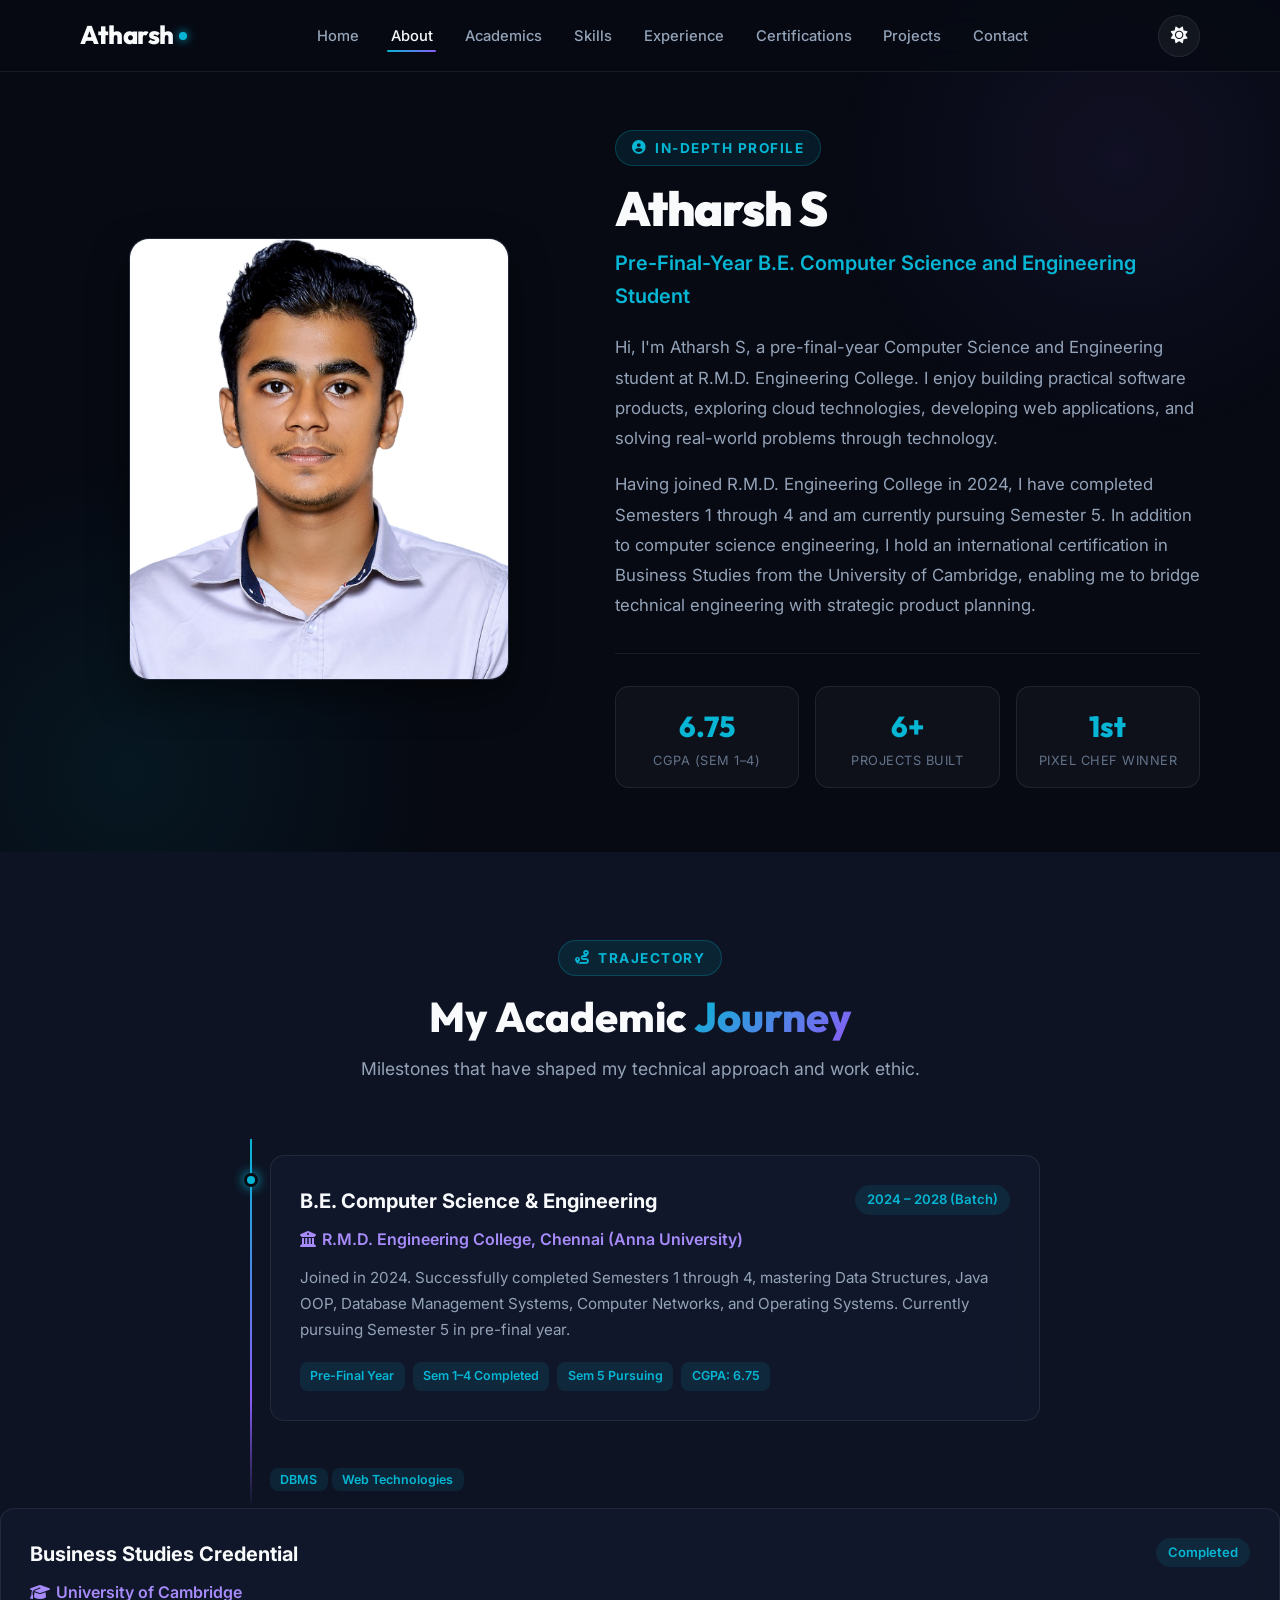
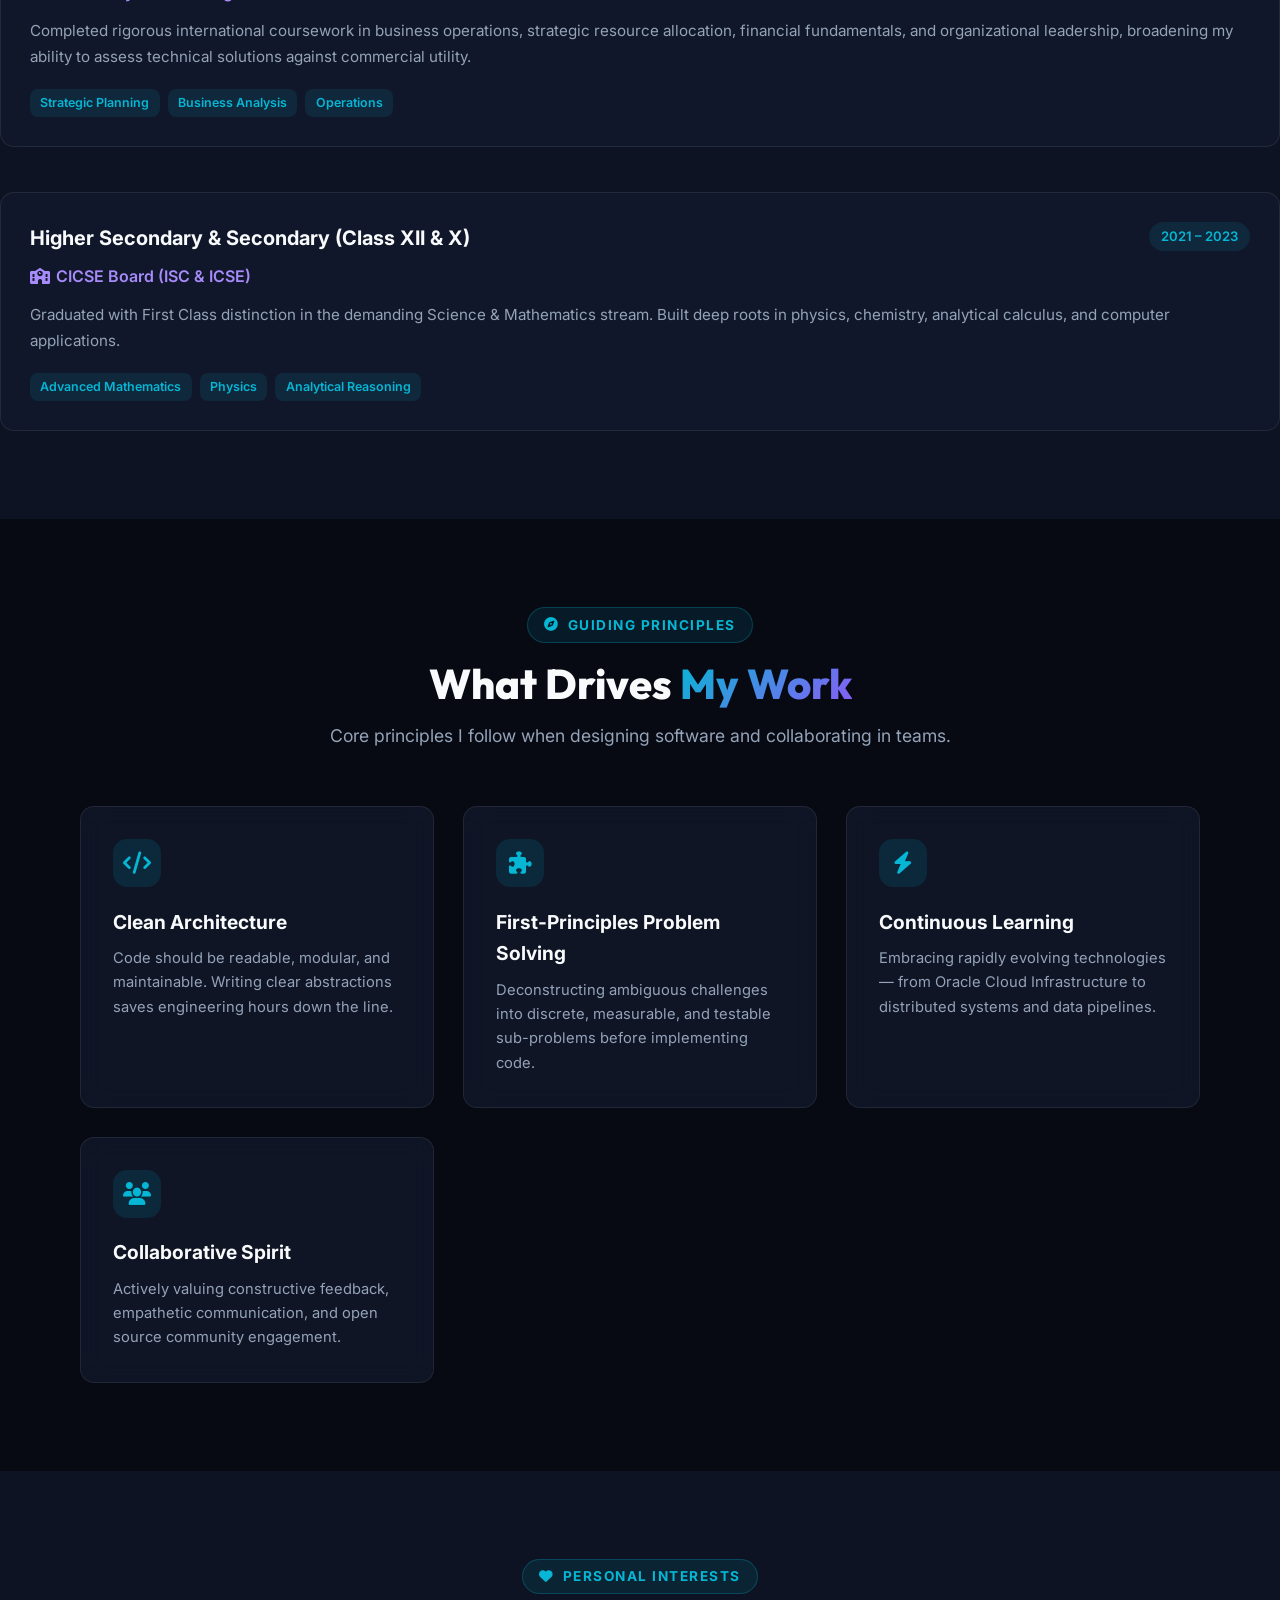
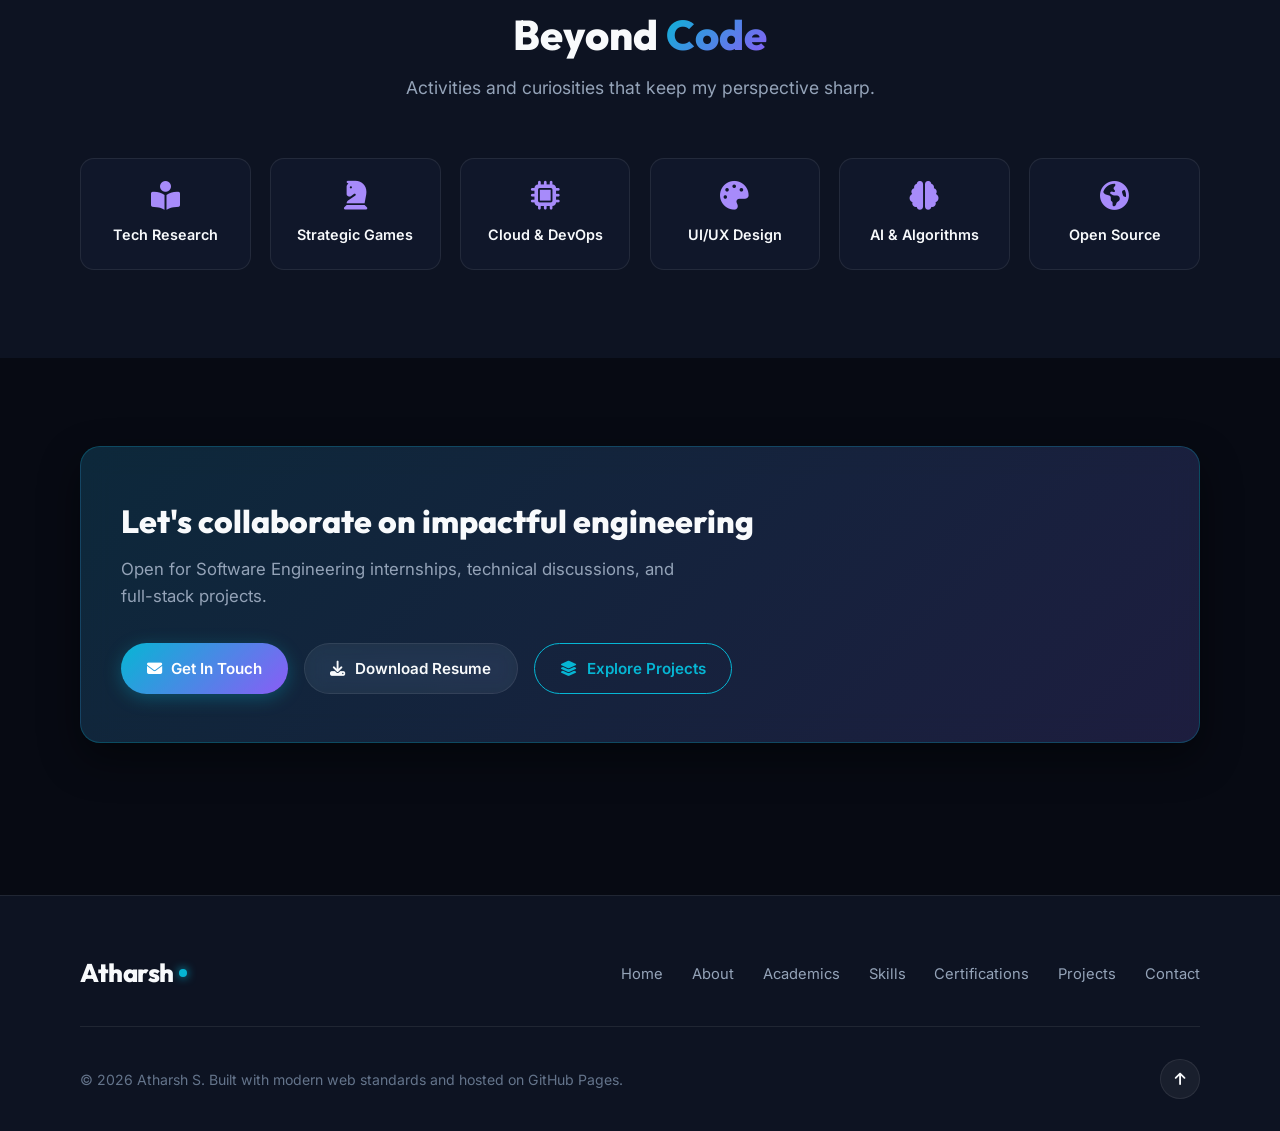
<file: about.html>
<!DOCTYPE html>
<html lang="en" data-theme="dark">

<head>
  <meta charset="UTF-8">
  <meta name="viewport" content="width=device-width, initial-scale=1.0">
  <title>About Atharsh S — Engineering Journey &amp; Philosophy</title>

  <meta name="description" content="Discover the academic journey, philosophy, and background of Atharsh S — 2nd-year B.E. Computer Science student at R.M.D. Engineering College and Cambridge Business Studies alumnus.">
  <meta name="keywords" content="Atharsh S, About Atharsh, RMD Engineering College, Cambridge Business Studies, Computer Science Student, Philosophy, Journey">
  <meta name="author" content="Atharsh S">

  <!-- Open Graph -->
  <meta property="og:title" content="About Atharsh S — Engineering Journey &amp; Philosophy">
  <meta property="og:description" content="Computer Science &amp; Engineering student at R.M.D. Engineering College. Cambridge Business Studies certification holder.">
  <meta property="og:image" content="profile.jpg.JPG">

  <!-- Favicon -->
  <link rel="icon" type="image/svg+xml" href="favicon.svg">
  <link rel="alternate icon" href="profile.jpg.JPG">

  <!-- Google Fonts -->
  <link rel="preconnect" href="https://fonts.googleapis.com">
  <link rel="preconnect" href="https://fonts.gstatic.com" crossorigin>
  <link href="https://fonts.googleapis.com/css2?family=Inter:wght@300;400;500;600;700;800&family=Outfit:wght@500;600;700;800;900&display=swap" rel="stylesheet">

  <!-- Font Awesome 6 Icons -->
  <link rel="stylesheet" href="https://cdnjs.cloudflare.com/ajax/libs/font-awesome/6.5.1/css/all.min.css">

  <!-- Stylesheets -->
  <link rel="stylesheet" href="style.css">
  <link rel="stylesheet" href="about.css">
</head>

<body>
  <!-- ========================================================================
       STICKY NAVIGATION BAR
       ======================================================================== -->
  <header class="site-header" id="site-header">
    <div class="container">
      <nav class="navbar" aria-label="Main Navigation">
        <a href="index.html" class="brand-logo" aria-label="Atharsh S Homepage">
          Atharsh<span class="dot"></span>
        </a>

        <!-- Desktop Menu -->
        <ul class="nav-menu" id="nav-menu">
          <li><a href="index.html#hero" class="nav-link">Home</a></li>
          <li><a href="about.html" class="nav-link active">About</a></li>
          <li><a href="index.html#academics" class="nav-link">Academics</a></li>
          <li><a href="index.html#skills" class="nav-link">Skills</a></li>
          <li><a href="index.html#experience" class="nav-link">Experience</a></li>
          <li><a href="index.html#certifications" class="nav-link">Certifications</a></li>
          <li><a href="index.html#projects" class="nav-link">Projects</a></li>
          <li><a href="index.html#contact" class="nav-link">Contact</a></li>
        </ul>

        <!-- Action Items (Theme Toggle & Mobile Menu) -->
        <div class="nav-actions">
          <button id="theme-toggle-btn" class="theme-toggle-btn" aria-label="Toggle light/dark theme" title="Toggle Theme">
            <i class="fas fa-sun"></i>
          </button>
          <button id="hamburger-btn" class="hamburger-btn" aria-label="Open mobile navigation menu" aria-expanded="false">
            <i class="fas fa-bars"></i>
          </button>
        </div>
      </nav>
    </div>
  </header>

  <main>
    <!-- About Hero Section -->
    <section class="section about-page-hero">
      <div class="container">
        <div class="about-hero-grid">
          <div class="about-profile-frame">
            <img src="profile.jpg.JPG" alt="Atharsh S" width="380" height="440">
          </div>

          <div>
            <span class="section-badge"><i class="fas fa-user-circle"></i> In-Depth Profile</span>
            <h1 class="hero-title" style="font-size: 3rem; margin-bottom: 0.8rem;">
              Atharsh <span class="gradient-text">S</span>
            </h1>
            <p style="font-size: 1.25rem; font-weight: 600; color: var(--accent-cyan); margin-bottom: 1.2rem;">
              Pre-Final-Year B.E. Computer Science and Engineering Student
            </p>
            <p style="color: var(--text-secondary); line-height: 1.8; margin-bottom: 1rem; font-size: 1.05rem;">
              Hi, I'm Atharsh S, a pre-final-year Computer Science and Engineering student at R.M.D. Engineering College. I enjoy building practical software products, exploring cloud technologies, developing web applications, and solving real-world problems through technology.
            </p>
            <p style="color: var(--text-secondary); line-height: 1.8; margin-bottom: 1.5rem; font-size: 1.05rem;">
              Having joined R.M.D. Engineering College in 2024, I have completed Semesters 1 through 4 and am currently pursuing Semester 5. In addition to computer science engineering, I hold an international certification in Business Studies from the University of Cambridge, enabling me to bridge technical engineering with strategic product planning.
            </p>

            <div class="about-quick-stats">
              <div class="quick-stat-box">
                <div class="quick-stat-num">6.75</div>
                <div class="quick-stat-lbl">CGPA (Sem 1–4)</div>
              </div>
              <div class="quick-stat-box">
                <div class="quick-stat-num">6+</div>
                <div class="quick-stat-lbl">Projects Built</div>
              </div>
              <div class="quick-stat-box">
                <div class="quick-stat-num">1st</div>
                <div class="quick-stat-lbl">Pixel Chef Winner</div>
              </div>
            </div>
          </div>
        </div>
      </div>
    </section>

    <!-- Academic Journey Timeline -->
    <section class="section" style="background: var(--bg-secondary);">
      <div class="container">
        <div class="section-header">
          <span class="section-badge"><i class="fas fa-route"></i> Trajectory</span>
          <h2 class="section-title">My Academic <span class="gradient-text">Journey</span></h2>
          <p class="section-subtitle">Milestones that have shaped my technical approach and work ethic.</p>
        </div>

        <div class="timeline-vertical" style="max-width: 800px;">
          <!-- Milestone 1 -->
          <div class="timeline-item-v">
            <div class="timeline-bullet-v"></div>
            <div class="timeline-content-v">
              <div class="timeline-top-row">
                <h3>B.E. Computer Science &amp; Engineering</h3>
                <span class="timeline-date-tag">2024 – 2028 (Batch)</span>
              </div>
              <div class="timeline-org">
                <i class="fas fa-university"></i> R.M.D. Engineering College, Chennai (Anna University)
              </div>
              <p class="timeline-desc">
                Joined in 2024. Successfully completed Semesters 1 through 4, mastering Data Structures, Java OOP, Database Management Systems, Computer Networks, and Operating Systems. Currently pursuing Semester 5 in pre-final year.
              </p>
              <div class="timeline-tags-row">
                <span class="project-tech-tag">Pre-Final Year</span>
                <span class="project-tech-tag">Sem 1–4 Completed</span>
                <span class="project-tech-tag">Sem 5 Pursuing</span>
                <span class="project-tech-tag">CGPA: 6.75</span>
              </div>
            </div>
          </div>
                <span class="project-tech-tag">DBMS</span>
                <span class="project-tech-tag">Web Technologies</span>
              </div>
            </div>
          </div>

          <!-- Milestone 2 -->
          <div class="timeline-item-v">
            <div class="timeline-bullet-v"></div>
            <div class="timeline-content-v">
              <div class="timeline-top-row">
                <h3>Business Studies Credential</h3>
                <span class="timeline-date-tag">Completed</span>
              </div>
              <div class="timeline-org">
                <i class="fas fa-graduation-cap"></i> University of Cambridge
              </div>
              <p class="timeline-desc">
                Completed rigorous international coursework in business operations, strategic resource allocation, financial fundamentals, and organizational leadership, broadening my ability to assess technical solutions against commercial utility.
              </p>
              <div class="timeline-tags-row">
                <span class="project-tech-tag">Strategic Planning</span>
                <span class="project-tech-tag">Business Analysis</span>
                <span class="project-tech-tag">Operations</span>
              </div>
            </div>
          </div>

          <!-- Milestone 3 -->
          <div class="timeline-item-v">
            <div class="timeline-bullet-v"></div>
            <div class="timeline-content-v">
              <div class="timeline-top-row">
                <h3>Higher Secondary &amp; Secondary (Class XII &amp; X)</h3>
                <span class="timeline-date-tag">2021 – 2023</span>
              </div>
              <div class="timeline-org">
                <i class="fas fa-school"></i> CICSE Board (ISC &amp; ICSE)
              </div>
              <p class="timeline-desc">
                Graduated with First Class distinction in the demanding Science &amp; Mathematics stream. Built deep roots in physics, chemistry, analytical calculus, and computer applications.
              </p>
              <div class="timeline-tags-row">
                <span class="project-tech-tag">Advanced Mathematics</span>
                <span class="project-tech-tag">Physics</span>
                <span class="project-tech-tag">Analytical Reasoning</span>
              </div>
            </div>
          </div>
        </div>
      </div>
    </section>

    <!-- Engineering Philosophy -->
    <section class="section">
      <div class="container">
        <div class="section-header">
          <span class="section-badge"><i class="fas fa-compass"></i> Guiding Principles</span>
          <h2 class="section-title">What Drives <span class="gradient-text">My Work</span></h2>
          <p class="section-subtitle">Core principles I follow when designing software and collaborating in teams.</p>
        </div>

        <div class="philosophy-grid">
          <div class="philosophy-card">
            <div class="philosophy-icon"><i class="fas fa-code"></i></div>
            <h3>Clean Architecture</h3>
            <p>Code should be readable, modular, and maintainable. Writing clear abstractions saves engineering hours down the line.</p>
          </div>
          <div class="philosophy-card">
            <div class="philosophy-icon"><i class="fas fa-puzzle-piece"></i></div>
            <h3>First-Principles Problem Solving</h3>
            <p>Deconstructing ambiguous challenges into discrete, measurable, and testable sub-problems before implementing code.</p>
          </div>
          <div class="philosophy-card">
            <div class="philosophy-icon"><i class="fas fa-bolt"></i></div>
            <h3>Continuous Learning</h3>
            <p>Embracing rapidly evolving technologies — from Oracle Cloud Infrastructure to distributed systems and data pipelines.</p>
          </div>
          <div class="philosophy-card">
            <div class="philosophy-icon"><i class="fas fa-users"></i></div>
            <h3>Collaborative Spirit</h3>
            <p>Actively valuing constructive feedback, empathetic communication, and open source community engagement.</p>
          </div>
        </div>
      </div>
    </section>

    <!-- Beyond the Code -->
    <section class="section" style="background: var(--bg-secondary);">
      <div class="container">
        <div class="section-header">
          <span class="section-badge"><i class="fas fa-heart"></i> Personal Interests</span>
          <h2 class="section-title">Beyond <span class="gradient-text">Code</span></h2>
          <p class="section-subtitle">Activities and curiosities that keep my perspective sharp.</p>
        </div>

        <div class="interests-grid-about">
          <div class="interest-item-about">
            <i class="fas fa-book-reader"></i>
            <span>Tech Research</span>
          </div>
          <div class="interest-item-about">
            <i class="fas fa-chess-knight"></i>
            <span>Strategic Games</span>
          </div>
          <div class="interest-item-about">
            <i class="fas fa-microchip"></i>
            <span>Cloud &amp; DevOps</span>
          </div>
          <div class="interest-item-about">
            <i class="fas fa-palette"></i>
            <span>UI/UX Design</span>
          </div>
          <div class="interest-item-about">
            <i class="fas fa-brain"></i>
            <span>AI &amp; Algorithms</span>
          </div>
          <div class="interest-item-about">
            <i class="fas fa-globe-americas"></i>
            <span>Open Source</span>
          </div>
        </div>
      </div>
    </section>

    <!-- Call to Action Banner -->
    <section class="section">
      <div class="container">
        <div class="resume-cta-card">
          <div class="resume-cta-text">
            <h3>Let's collaborate on impactful engineering</h3>
            <p>Open for Software Engineering internships, technical discussions, and full-stack projects.</p>
          </div>
          <div class="resume-actions-group">
            <a href="index.html#contact" class="btn btn-primary">
              <i class="fas fa-envelope"></i> Get In Touch
            </a>
            <a href="assets/documents/resume.pdf" download="Atharsh_S_Resume.pdf" class="btn btn-secondary">
              <i class="fas fa-download"></i> Download Resume
            </a>
            <a href="index.html#projects" class="btn btn-outline">
              <i class="fas fa-layer-group"></i> Explore Projects
            </a>
          </div>
        </div>
      </div>
    </section>
  </main>

  <!-- Footer -->
  <footer class="site-footer">
    <div class="container">
      <div class="footer-top-row">
        <a href="index.html" class="brand-logo">
          Atharsh<span class="dot"></span>
        </a>
        <ul class="footer-links-list">
          <li><a href="index.html#hero">Home</a></li>
          <li><a href="about.html">About</a></li>
          <li><a href="index.html#academics">Academics</a></li>
          <li><a href="index.html#skills">Skills</a></li>
          <li><a href="index.html#certifications">Certifications</a></li>
          <li><a href="index.html#projects">Projects</a></li>
          <li><a href="index.html#contact">Contact</a></li>
        </ul>
      </div>

      <div class="footer-bottom-row">
        <p>&copy; 2026 Atharsh S. Built with modern web standards and hosted on GitHub Pages.</p>
        <a href="#site-header" class="back-to-top-btn" aria-label="Back to top" title="Scroll to top">
          <i class="fas fa-arrow-up"></i>
        </a>
      </div>
    </div>
  </footer>

  <script src="data/portfolio-data.js"></script>
  <script src="script.js"></script>
</body>

</html>
</file>
<file: style.css>
/* ==============================================================================
   ATHARSH S — PREMIUM DEVELOPER PORTFOLIO STYLES
   Design System: Deep Charcoal/Navy Surfaces, Electric-Violet & Cyan Accents
   ============================================================================== */

/* --- 1. DESIGN TOKENS & CSS CUSTOM PROPERTIES --- */
:root {
  /* Dark Mode Palette (Default) */
  --bg-primary: #070a13;
  --bg-secondary: #0d1322;
  --bg-tertiary: #131b2e;
  --surface-card: rgba(19, 27, 46, 0.7);
  --surface-card-hover: rgba(28, 39, 66, 0.85);
  --surface-card-border: rgba(255, 255, 255, 0.08);
  --surface-card-border-hover: rgba(6, 182, 212, 0.35);

  --text-primary: #f8fafc;
  --text-secondary: #94a3b8;
  --text-tertiary: #64748b;
  --text-inverse: #070a13;

  /* Accent Colors */
  --accent-cyan: #06b6d4;
  --accent-cyan-light: #22d3ee;
  --accent-cyan-glow: rgba(6, 182, 212, 0.3);

  --accent-violet: #8b5cf6;
  --accent-violet-light: #a78bfa;
  --accent-violet-glow: rgba(139, 92, 246, 0.3);

  --accent-emerald: #10b981;
  --accent-amber: #f59e0b;
  --accent-rose: #f43f5e;

  /* Gradients */
  --grad-primary: linear-gradient(135deg, var(--accent-cyan) 0%, var(--accent-violet) 100%);
  --grad-primary-hover: linear-gradient(135deg, var(--accent-cyan-light) 0%, var(--accent-violet-light) 100%);
  --grad-subtle: linear-gradient(180deg, rgba(6, 182, 212, 0.05) 0%, rgba(139, 92, 246, 0.05) 100%);
  --grad-border: linear-gradient(135deg, rgba(6, 182, 212, 0.4) 0%, rgba(139, 92, 246, 0.4) 100%);

  /* Navigation & UI Glass */
  --nav-bg: rgba(7, 10, 19, 0.82);
  --nav-border: rgba(255, 255, 255, 0.08);
  --modal-backdrop: rgba(3, 7, 18, 0.85);

  /* Shadows */
  --shadow-sm: 0 2px 8px rgba(0, 0, 0, 0.3);
  --shadow-md: 0 8px 24px rgba(0, 0, 0, 0.35);
  --shadow-lg: 0 16px 40px rgba(0, 0, 0, 0.45);
  --shadow-glow-cyan: 0 0 25px rgba(6, 182, 212, 0.25);
  --shadow-glow-violet: 0 0 25px rgba(139, 92, 246, 0.25);

  /* Typography & Layout */
  --font-main: 'Inter', -apple-system, BlinkMacSystemFont, 'Segoe UI', Roboto, sans-serif;
  --font-heading: 'Outfit', 'Inter', -apple-system, sans-serif;
  --font-code: 'JetBrains Mono', monospace;

  --transition-fast: 0.2s cubic-bezier(0.4, 0, 0.2, 1);
  --transition-normal: 0.3s cubic-bezier(0.4, 0, 0.2, 1);
  --transition-slow: 0.5s cubic-bezier(0.4, 0, 0.2, 1);
  --radius-sm: 8px;
  --radius-md: 14px;
  --radius-lg: 20px;
  --radius-full: 9999px;
}

/* Light Theme Variables */
[data-theme="light"] {
  --bg-primary: #f8fafc;
  --bg-secondary: #f1f5f9;
  --bg-tertiary: #e2e8f0;
  --surface-card: rgba(255, 255, 255, 0.85);
  --surface-card-hover: rgba(255, 255, 255, 0.98);
  --surface-card-border: rgba(0, 0, 0, 0.08);
  --surface-card-border-hover: rgba(6, 182, 212, 0.6);

  --text-primary: #0f172a;
  --text-secondary: #475569;
  --text-tertiary: #64748b;
  --text-inverse: #ffffff;

  --nav-bg: rgba(248, 250, 252, 0.88);
  --nav-border: rgba(0, 0, 0, 0.08);
  --modal-backdrop: rgba(15, 23, 42, 0.7);

  --shadow-sm: 0 2px 8px rgba(0, 0, 0, 0.05);
  --shadow-md: 0 8px 24px rgba(0, 0, 0, 0.08);
  --shadow-lg: 0 16px 40px rgba(0, 0, 0, 0.12);
  --shadow-glow-cyan: 0 0 25px rgba(6, 182, 212, 0.15);
  --shadow-glow-violet: 0 0 25px rgba(139, 92, 246, 0.15);
}

/* --- 2. RESET & BASE ELEMENTS --- */
*, *::before, *::after {
  box-sizing: border-box;
  margin: 0;
  padding: 0;
}

html {
  scroll-behavior: smooth;
  scroll-padding-top: 85px;
  font-size: 16px;
}

body {
  font-family: var(--font-main);
  background-color: var(--bg-primary);
  color: var(--text-primary);
  line-height: 1.65;
  overflow-x: hidden;
  min-height: 100vh;
  transition: background-color var(--transition-normal), color var(--transition-normal);
  position: relative;
  -webkit-font-smoothing: antialiased;
}

/* Ambient Background Lights */
body::before {
  content: '';
  position: fixed;
  top: -10vw;
  right: -10vw;
  width: 45vw;
  height: 45vw;
  background: radial-gradient(circle, rgba(139, 92, 246, 0.08) 0%, transparent 70%);
  border-radius: 50%;
  pointer-events: none;
  z-index: -1;
}

body::after {
  content: '';
  position: fixed;
  bottom: -15vw;
  left: -15vw;
  width: 50vw;
  height: 50vw;
  background: radial-gradient(circle, rgba(6, 182, 212, 0.08) 0%, transparent 70%);
  border-radius: 50%;
  pointer-events: none;
  z-index: -1;
}

img {
  max-width: 100%;
  height: auto;
  display: block;
}

a {
  text-decoration: none;
  color: inherit;
  transition: all var(--transition-fast);
}

button {
  font-family: inherit;
  cursor: pointer;
  border: none;
  background: none;
  transition: all var(--transition-fast);
}

input, textarea, select {
  font-family: inherit;
  font-size: 1rem;
}

/* Accessible focus ring */
:focus-visible {
  outline: 2px solid var(--accent-cyan);
  outline-offset: 3px;
}

/* Layout Utilities */
.container {
  width: 90%;
  max-width: 1240px;
  margin: 0 auto;
  padding: 0 1rem;
}

.section {
  padding: 5.5rem 0;
  position: relative;
}

.section-header {
  text-align: center;
  margin-bottom: 3.5rem;
  position: relative;
}

.section-badge {
  display: inline-flex;
  align-items: center;
  gap: 0.5rem;
  font-size: 0.85rem;
  font-weight: 700;
  text-transform: uppercase;
  letter-spacing: 1.5px;
  color: var(--accent-cyan);
  background: rgba(6, 182, 212, 0.1);
  border: 1px solid rgba(6, 182, 212, 0.25);
  padding: 0.35rem 1rem;
  border-radius: var(--radius-full);
  margin-bottom: 1rem;
}

.section-title {
  font-family: var(--font-heading);
  font-size: 2.6rem;
  font-weight: 800;
  color: var(--text-primary);
  line-height: 1.2;
  margin-bottom: 0.8rem;
}

.section-title .gradient-text {
  background: var(--grad-primary);
  -webkit-background-clip: text;
  -webkit-text-fill-color: transparent;
  background-clip: text;
}

.section-subtitle {
  font-size: 1.1rem;
  color: var(--text-secondary);
  max-width: 680px;
  margin: 0 auto;
}

/* --- 3. BUTTONS & BADGES --- */
.btn {
  display: inline-flex;
  align-items: center;
  justify-content: center;
  gap: 0.6rem;
  padding: 0.75rem 1.6rem;
  border-radius: var(--radius-full);
  font-size: 0.95rem;
  font-weight: 600;
  transition: all var(--transition-normal);
  white-space: nowrap;
  position: relative;
}

.btn-primary {
  background: var(--grad-primary);
  color: #ffffff;
  box-shadow: 0 4px 18px rgba(6, 182, 212, 0.3);
}

.btn-primary:hover {
  background: var(--grad-primary-hover);
  transform: translateY(-2px);
  box-shadow: 0 6px 24px rgba(139, 92, 246, 0.4);
}

.btn-secondary {
  background: rgba(255, 255, 255, 0.05);
  color: var(--text-primary);
  border: 1px solid var(--surface-card-border);
  backdrop-filter: blur(10px);
}

.btn-secondary:hover {
  background: rgba(255, 255, 255, 0.1);
  border-color: var(--accent-cyan);
  color: var(--accent-cyan);
  transform: translateY(-2px);
}

.btn-outline {
  background: transparent;
  color: var(--accent-cyan);
  border: 1.5px solid var(--accent-cyan);
}

.btn-outline:hover {
  background: var(--accent-cyan);
  color: #ffffff;
  transform: translateY(-2px);
  box-shadow: var(--shadow-glow-cyan);
}

.btn-sm {
  padding: 0.45rem 1rem;
  font-size: 0.85rem;
}

.btn-icon-only {
  width: 42px;
  height: 42px;
  padding: 0;
  border-radius: 50%;
  display: inline-flex;
  align-items: center;
  justify-content: center;
}

/* --- 4. NAVIGATION BAR --- */
.site-header {
  position: fixed;
  top: 0;
  left: 0;
  width: 100%;
  z-index: 1000;
  background: var(--nav-bg);
  backdrop-filter: blur(14px);
  -webkit-backdrop-filter: blur(14px);
  border-bottom: 1px solid var(--nav-border);
  transition: all var(--transition-normal);
}

.site-header.scrolled {
  box-shadow: var(--shadow-md);
}

.navbar {
  display: flex;
  align-items: center;
  justify-content: space-between;
  padding: 0.9rem 0;
}

.brand-logo {
  font-family: var(--font-heading);
  font-size: 1.6rem;
  font-weight: 800;
  letter-spacing: -0.5px;
  color: var(--text-primary);
  display: inline-flex;
  align-items: center;
  gap: 0.35rem;
}

.brand-logo .dot {
  width: 8px;
  height: 8px;
  border-radius: 50%;
  background: var(--accent-cyan);
  box-shadow: 0 0 10px var(--accent-cyan);
  display: inline-block;
}

.nav-menu {
  display: flex;
  align-items: center;
  list-style: none;
  gap: 1.6rem;
}

.nav-link {
  font-size: 0.92rem;
  font-weight: 500;
  color: var(--text-secondary);
  position: relative;
  padding: 0.4rem 0.2rem;
  transition: color var(--transition-fast);
}

.nav-link:hover,
.nav-link.active {
  color: var(--text-primary);
}

.nav-link::after {
  content: '';
  position: absolute;
  bottom: 0;
  left: 0;
  width: 0%;
  height: 2px;
  background: var(--grad-primary);
  border-radius: 2px;
  transition: width var(--transition-normal);
}

.nav-link:hover::after,
.nav-link.active::after {
  width: 100%;
}

.nav-actions {
  display: flex;
  align-items: center;
  gap: 0.75rem;
}

/* Theme Toggle Button */
.theme-toggle-btn {
  width: 42px;
  height: 42px;
  border-radius: 50%;
  background: rgba(255, 255, 255, 0.05);
  border: 1px solid var(--surface-card-border);
  color: var(--text-primary);
  display: flex;
  align-items: center;
  justify-content: center;
  font-size: 1.05rem;
  transition: all var(--transition-fast);
}

.theme-toggle-btn:hover {
  background: rgba(255, 255, 255, 0.12);
  border-color: var(--accent-cyan);
  color: var(--accent-cyan);
  transform: rotate(15deg);
}

/* Mobile Hamburger */
.hamburger-btn {
  display: none;
  width: 42px;
  height: 42px;
  border-radius: var(--radius-sm);
  background: rgba(255, 255, 255, 0.05);
  border: 1px solid var(--surface-card-border);
  color: var(--text-primary);
  font-size: 1.2rem;
  align-items: center;
  justify-content: center;
}

/* --- 5. HERO SECTION --- */
.hero-section {
  min-height: 100vh;
  display: flex;
  align-items: center;
  padding-top: 110px;
  padding-bottom: 5.5rem;
  position: relative;
}

.hero-grid {
  display: grid;
  grid-template-columns: 1.15fr 0.85fr;
  gap: 3.5rem;
  align-items: center;
}

.hero-content {
  max-width: 650px;
}

.hero-greeting {
  display: inline-flex;
  align-items: center;
  gap: 0.6rem;
  font-size: 0.95rem;
  font-weight: 600;
  color: var(--accent-cyan);
  margin-bottom: 0.8rem;
}

.hero-greeting .pulse-dot {
  width: 9px;
  height: 9px;
  border-radius: 50%;
  background: var(--accent-cyan);
  box-shadow: 0 0 12px var(--accent-cyan);
  animation: pulseDot 2s infinite ease-in-out;
}

@keyframes pulseDot {
  0%, 100% { transform: scale(1); opacity: 1; }
  50% { transform: scale(1.4); opacity: 0.6; }
}

.hero-title {
  font-family: var(--font-heading);
  font-size: 3.8rem;
  font-weight: 900;
  line-height: 1.1;
  letter-spacing: -1px;
  color: var(--text-primary);
  margin-bottom: 1rem;
}

.hero-roles {
  font-size: 1.5rem;
  font-weight: 600;
  color: var(--text-secondary);
  margin-bottom: 1.4rem;
  min-height: 2.2rem;
  display: flex;
  align-items: center;
  gap: 0.5rem;
}

.role-typing {
  color: var(--accent-violet-light);
  font-weight: 700;
  border-right: 2px solid var(--accent-cyan);
  white-space: nowrap;
  animation: blinkCursor 0.8s infinite;
}

@keyframes blinkCursor {
  0%, 100% { border-color: transparent; }
  50% { border-color: var(--accent-cyan); }
}

.hero-summary {
  font-size: 1.1rem;
  line-height: 1.7;
  color: var(--text-secondary);
  margin-bottom: 2.2rem;
}

.hero-cta {
  display: flex;
  flex-wrap: wrap;
  gap: 1rem;
  margin-bottom: 2.5rem;
}

.hero-socials {
  display: flex;
  align-items: center;
  gap: 1.2rem;
  padding-top: 1.5rem;
  border-top: 1px solid var(--surface-card-border);
}

.hero-socials .social-label {
  font-size: 0.85rem;
  text-transform: uppercase;
  letter-spacing: 1px;
  color: var(--text-tertiary);
  font-weight: 600;
}

.social-icon-link {
  width: 42px;
  height: 42px;
  border-radius: 50%;
  background: rgba(255, 255, 255, 0.04);
  border: 1px solid var(--surface-card-border);
  color: var(--text-secondary);
  display: inline-flex;
  align-items: center;
  justify-content: center;
  font-size: 1.1rem;
  transition: all var(--transition-fast);
}

.social-icon-link:hover {
  background: rgba(6, 182, 212, 0.15);
  border-color: var(--accent-cyan);
  color: var(--accent-cyan);
  transform: translateY(-3px);
  box-shadow: var(--shadow-glow-cyan);
}

/* Hero Image & Interactive Card */
.hero-image-wrap {
  display: flex;
  justify-content: center;
  position: relative;
}

.profile-card-glass {
  position: relative;
  width: 100%;
  max-width: 380px;
  border-radius: var(--radius-lg);
  padding: 1rem;
  background: var(--surface-card);
  backdrop-filter: blur(16px);
  border: 1px solid var(--surface-card-border);
  box-shadow: var(--shadow-lg);
  transition: transform var(--transition-normal), border-color var(--transition-normal);
}

.profile-card-glass:hover {
  border-color: var(--surface-card-border-hover);
  transform: translateY(-6px);
}

.profile-photo-container {
  width: 100%;
  height: 410px;
  border-radius: calc(var(--radius-lg) - 6px);
  overflow: hidden;
  position: relative;
}

.profile-photo-container img {
  width: 100%;
  height: 100%;
  object-fit: cover;
  object-position: center top;
  transition: transform 0.6s ease;
}

.profile-card-glass:hover .profile-photo-container img {
  transform: scale(1.04);
}

.profile-badge-float {
  position: absolute;
  bottom: 22px;
  left: 20px;
  right: 20px;
  padding: 0.9rem 1.2rem;
  background: rgba(7, 10, 19, 0.85);
  backdrop-filter: blur(12px);
  border-radius: var(--radius-md);
  border: 1px solid rgba(255, 255, 255, 0.12);
  display: flex;
  align-items: center;
  gap: 0.9rem;
  box-shadow: 0 8px 24px rgba(0, 0, 0, 0.35);
  transition: all var(--transition-normal);
}

[data-theme="light"] .profile-badge-float {
  background: rgba(255, 255, 255, 0.92);
  border: 1px solid var(--surface-card-border);
  box-shadow: var(--shadow-md);
}

[data-theme="light"] .profile-badge-text h4 {
  color: var(--text-primary);
}

[data-theme="light"] .profile-badge-text p {
  color: #0284c7;
}

.profile-badge-icon {
  width: 38px;
  height: 38px;
  border-radius: 50%;
  background: var(--grad-primary);
  color: #fff;
  display: flex;
  align-items: center;
  justify-content: center;
  font-size: 1rem;
  flex-shrink: 0;
}

.profile-badge-text h4 {
  font-size: 0.95rem;
  font-weight: 700;
  color: #fff;
}

.profile-badge-text p {
  font-size: 0.8rem;
  color: var(--accent-cyan-light);
}

.scroll-indicator {
  position: absolute;
  bottom: 25px;
  left: 50%;
  transform: translateX(-50%);
  display: flex;
  flex-direction: column;
  align-items: center;
  gap: 0.4rem;
  color: var(--text-tertiary);
  font-size: 0.8rem;
  letter-spacing: 1px;
  text-transform: uppercase;
}

.scroll-mouse {
  width: 22px;
  height: 34px;
  border: 2px solid var(--text-tertiary);
  border-radius: 12px;
  position: relative;
}

.scroll-wheel {
  width: 4px;
  height: 7px;
  background: var(--accent-cyan);
  border-radius: 2px;
  position: absolute;
  top: 6px;
  left: 50%;
  transform: translateX(-50%);
  animation: scrollWheel 2s infinite ease-in-out;
}

@keyframes scrollWheel {
  0% { transform: translate(-50%, 0); opacity: 1; }
  100% { transform: translate(-50%, 14px); opacity: 0; }
}

/* --- 6. ABOUT & EDUCATION (PHASE 4) --- */
.about-grid {
  display: grid;
  grid-template-columns: 1.1fr 0.9fr;
  gap: 3rem;
  align-items: flex-start;
}

.about-narrative {
  background: var(--surface-card);
  backdrop-filter: blur(12px);
  border: 1px solid var(--surface-card-border);
  border-radius: var(--radius-lg);
  padding: 2.5rem;
}

.about-narrative p {
  font-size: 1.05rem;
  color: var(--text-secondary);
  line-height: 1.8;
  margin-bottom: 1.4rem;
}

.about-highlights-grid {
  display: grid;
  grid-template-columns: 1fr 1fr;
  gap: 1.2rem;
  margin-top: 2rem;
  padding-top: 2rem;
  border-top: 1px solid var(--surface-card-border);
}

.highlight-box {
  padding: 1.2rem;
  background: rgba(255, 255, 255, 0.03);
  border-radius: var(--radius-md);
  border: 1px solid var(--surface-card-border);
}

.highlight-box .box-icon {
  font-size: 1.4rem;
  color: var(--accent-cyan);
  margin-bottom: 0.5rem;
}

.highlight-box h4 {
  font-size: 1rem;
  font-weight: 700;
  margin-bottom: 0.3rem;
}

.highlight-box p {
  font-size: 0.88rem;
  color: var(--text-tertiary);
  line-height: 1.5;
  margin-bottom: 0;
}

/* Education Cards Container */
.education-cards-list {
  display: flex;
  flex-direction: column;
  gap: 1.4rem;
}

.edu-card {
  background: var(--surface-card);
  backdrop-filter: blur(12px);
  border: 1px solid var(--surface-card-border);
  border-radius: var(--radius-md);
  padding: 1.6rem;
  transition: all var(--transition-normal);
  position: relative;
  overflow: hidden;
}

.edu-card::before {
  content: '';
  position: absolute;
  top: 0;
  left: 0;
  width: 4px;
  height: 100%;
  background: var(--grad-primary);
}

.edu-card:hover {
  transform: translateY(-4px);
  border-color: var(--surface-card-border-hover);
  box-shadow: var(--shadow-md);
}

.edu-card-top {
  display: flex;
  justify-content: space-between;
  align-items: flex-start;
  margin-bottom: 0.6rem;
  flex-wrap: wrap;
  gap: 0.5rem;
}

.edu-level-badge {
  font-size: 0.75rem;
  font-weight: 700;
  text-transform: uppercase;
  letter-spacing: 1px;
  color: var(--accent-cyan);
  background: rgba(6, 182, 212, 0.1);
  padding: 0.2rem 0.6rem;
  border-radius: var(--radius-full);
}

.edu-duration {
  font-size: 0.82rem;
  color: var(--text-tertiary);
  font-weight: 500;
}

.edu-card h3 {
  font-size: 1.15rem;
  font-weight: 700;
  color: var(--text-primary);
  margin-bottom: 0.3rem;
}

.edu-institution {
  font-size: 0.95rem;
  color: var(--accent-violet-light);
  margin-bottom: 0.6rem;
  display: flex;
  align-items: center;
  gap: 0.4rem;
}

.edu-meta-row {
  display: flex;
  flex-wrap: wrap;
  align-items: center;
  gap: 1rem;
  font-size: 0.88rem;
  color: var(--text-secondary);
  margin-bottom: 0.8rem;
}

.edu-grade-pill {
  font-weight: 700;
  color: var(--accent-emerald);
  background: rgba(16, 185, 129, 0.1);
  padding: 0.2rem 0.6rem;
  border-radius: var(--radius-sm);
  border: 1px solid rgba(16, 185, 129, 0.25);
}

.edu-card-actions {
  display: flex;
  gap: 0.6rem;
  margin-top: 1rem;
  padding-top: 0.9rem;
  border-top: 1px solid var(--surface-card-border);
}

/* --- 7. ACADEMIC RECORDS & SEMESTER DASHBOARD (PHASE 5) --- */
.academics-dashboard-wrap {
  margin-bottom: 3.5rem;
}

.cgpa-banner-card {
  background: var(--surface-card);
  backdrop-filter: blur(14px);
  border: 1px solid var(--surface-card-border);
  border-radius: var(--radius-lg);
  padding: 2.2rem;
  display: grid;
  grid-template-columns: 0.9fr 1.1fr;
  gap: 2.5rem;
  align-items: center;
  box-shadow: var(--shadow-md);
  position: relative;
  overflow: hidden;
}

.cgpa-banner-card::before {
  content: '';
  position: absolute;
  top: 0;
  left: 0;
  right: 0;
  height: 3px;
  background: var(--grad-primary);
}

.cgpa-metric-visual {
  display: flex;
  align-items: center;
  gap: 2rem;
}

.cgpa-ring-outer {
  width: 130px;
  height: 130px;
  border-radius: 50%;
  background: conic-gradient(var(--accent-cyan) 0% 84.5%, rgba(255, 255, 255, 0.08) 84.5% 100%);
  display: flex;
  align-items: center;
  justify-content: center;
  padding: 10px;
  box-shadow: var(--shadow-glow-cyan);
  flex-shrink: 0;
}

.cgpa-ring-inner {
  width: 100%;
  height: 100%;
  background: var(--bg-secondary);
  border-radius: 50%;
  display: flex;
  flex-direction: column;
  align-items: center;
  justify-content: center;
}

.cgpa-big-number {
  font-family: var(--font-heading);
  font-size: 2.2rem;
  font-weight: 800;
  line-height: 1;
  color: var(--text-primary);
}

.cgpa-scale-label {
  font-size: 0.75rem;
  color: var(--text-tertiary);
  text-transform: uppercase;
  letter-spacing: 0.5px;
}

.cgpa-title-block h3 {
  font-size: 1.4rem;
  font-weight: 700;
  margin-bottom: 0.3rem;
}

.cgpa-title-block p {
  color: var(--text-secondary);
  font-size: 0.95rem;
}

.cgpa-meta-stats {
  display: grid;
  grid-template-columns: repeat(3, 1fr);
  gap: 1.2rem;
}

.meta-stat-item {
  background: rgba(255, 255, 255, 0.03);
  border: 1px solid var(--surface-card-border);
  border-radius: var(--radius-md);
  padding: 1rem;
  text-align: center;
}

.meta-stat-value {
  font-family: var(--font-heading);
  font-size: 1.5rem;
  font-weight: 700;
  color: var(--accent-cyan);
  margin-bottom: 0.2rem;
}

.meta-stat-label {
  font-size: 0.78rem;
  text-transform: uppercase;
  letter-spacing: 0.5px;
  color: var(--text-tertiary);
}

/* Semester Cards Grid */
.semester-grid {
  display: grid;
  grid-template-columns: repeat(auto-fill, minmax(280px, 1fr));
  gap: 1.8rem;
}

.semester-card {
  background: var(--surface-card);
  backdrop-filter: blur(12px);
  border: 1px solid var(--surface-card-border);
  border-radius: var(--radius-md);
  padding: 1.6rem;
  display: flex;
  flex-direction: column;
  justify-content: space-between;
  transition: all var(--transition-normal);
  position: relative;
}

.semester-card:hover {
  transform: translateY(-5px);
  border-color: var(--surface-card-border-hover);
  box-shadow: var(--shadow-md);
}

.semester-card-header {
  display: flex;
  justify-content: space-between;
  align-items: center;
  margin-bottom: 1rem;
}

.semester-num-badge {
  font-family: var(--font-heading);
  font-size: 1.25rem;
  font-weight: 800;
  color: var(--text-primary);
}

.sem-status-badge {
  font-size: 0.72rem;
  font-weight: 700;
  text-transform: uppercase;
  padding: 0.2rem 0.6rem;
  border-radius: var(--radius-full);
}

.status-completed {
  background: rgba(16, 185, 129, 0.12);
  color: #34d399;
  border: 1px solid rgba(16, 185, 129, 0.3);
}

.status-progress {
  background: rgba(245, 158, 11, 0.12);
  color: #fbbf24;
  border: 1px solid rgba(245, 158, 11, 0.3);
}

.sem-scores-row {
  display: grid;
  grid-template-columns: 1fr 1fr;
  gap: 0.8rem;
  margin-bottom: 1.2rem;
  background: rgba(255, 255, 255, 0.03);
  padding: 0.8rem;
  border-radius: var(--radius-sm);
}

.sem-score-box .label {
  font-size: 0.75rem;
  color: var(--text-tertiary);
  display: block;
}

.sem-score-box .value {
  font-size: 1.3rem;
  font-weight: 700;
  color: var(--accent-cyan);
}

.sem-subjects-summary {
  font-size: 0.85rem;
  color: var(--text-secondary);
  margin-bottom: 1.4rem;
  flex-grow: 1;
}

.sem-subjects-list {
  list-style: none;
  margin-top: 0.5rem;
  display: flex;
  flex-direction: column;
  gap: 0.35rem;
}

.sem-subjects-list li {
  display: flex;
  align-items: center;
  gap: 0.45rem;
  font-size: 0.82rem;
}

.sem-subjects-list li i {
  color: var(--accent-cyan);
  font-size: 0.7rem;
}

.sem-card-actions {
  display: flex;
  gap: 0.6rem;
  padding-top: 1rem;
  border-top: 1px solid var(--surface-card-border);
}

/* --- 8. CERTIFICATIONS (PHASE 6) --- */
.cert-controls-bar {
  display: flex;
  flex-wrap: wrap;
  align-items: center;
  justify-content: space-between;
  gap: 1.2rem;
  margin-bottom: 2.5rem;
  background: var(--surface-card);
  padding: 1.2rem 1.6rem;
  border-radius: var(--radius-md);
  border: 1px solid var(--surface-card-border);
}

.cert-search-box {
  position: relative;
  flex: 1;
  min-width: 260px;
  max-width: 400px;
}

.cert-search-box input {
  width: 100%;
  padding: 0.65rem 1rem 0.65rem 2.5rem;
  border-radius: var(--radius-full);
  background: rgba(255, 255, 255, 0.05);
  border: 1px solid var(--surface-card-border);
  color: var(--text-primary);
  outline: none;
  transition: all var(--transition-fast);
}

.cert-search-box input:focus {
  border-color: var(--accent-cyan);
  background: rgba(255, 255, 255, 0.08);
  box-shadow: 0 0 12px var(--accent-cyan-glow);
}

.cert-search-box i {
  position: absolute;
  left: 1rem;
  top: 50%;
  transform: translateY(-50%);
  color: var(--text-tertiary);
  pointer-events: none;
}

.cert-filter-pills {
  display: flex;
  flex-wrap: wrap;
  gap: 0.6rem;
}

.filter-pill {
  padding: 0.45rem 1rem;
  border-radius: var(--radius-full);
  font-size: 0.84rem;
  font-weight: 600;
  color: var(--text-secondary);
  background: rgba(255, 255, 255, 0.04);
  border: 1px solid var(--surface-card-border);
  transition: all var(--transition-fast);
}

.filter-pill:hover,
.filter-pill.active {
  background: var(--accent-cyan);
  color: #fff;
  border-color: var(--accent-cyan);
  box-shadow: var(--shadow-glow-cyan);
}

.cert-sort-select {
  padding: 0.5rem 1rem;
  border-radius: var(--radius-full);
  background: rgba(255, 255, 255, 0.05);
  border: 1px solid var(--surface-card-border);
  color: var(--text-primary);
  outline: none;
}

/* Certifications Grid */
.certifications-grid {
  display: grid;
  grid-template-columns: repeat(auto-fill, minmax(320px, 1fr));
  gap: 1.8rem;
}

.cert-card {
  background: var(--surface-card);
  backdrop-filter: blur(12px);
  border: 1px solid var(--surface-card-border);
  border-radius: var(--radius-md);
  padding: 1.8rem;
  display: flex;
  flex-direction: column;
  transition: all var(--transition-normal);
  position: relative;
}

.cert-card:hover {
  transform: translateY(-6px);
  border-color: var(--surface-card-border-hover);
  box-shadow: var(--shadow-md);
}

.cert-card-header {
  display: flex;
  align-items: flex-start;
  gap: 1rem;
  margin-bottom: 1rem;
}

.cert-icon-wrap {
  width: 50px;
  height: 50px;
  border-radius: var(--radius-md);
  background: var(--grad-primary);
  color: #fff;
  display: flex;
  align-items: center;
  justify-content: center;
  font-size: 1.35rem;
  flex-shrink: 0;
  box-shadow: 0 4px 14px rgba(6, 182, 212, 0.25);
}

.cert-title-wrap h3 {
  font-size: 1.15rem;
  font-weight: 700;
  color: var(--text-primary);
  line-height: 1.3;
  margin-bottom: 0.2rem;
}

.cert-issuer {
  font-size: 0.88rem;
  color: var(--accent-cyan-light);
  font-weight: 600;
}

.cert-meta-tags {
  display: flex;
  flex-wrap: wrap;
  align-items: center;
  gap: 0.6rem;
  margin-bottom: 1rem;
}

.cert-cat-badge {
  font-size: 0.72rem;
  font-weight: 700;
  text-transform: uppercase;
  color: var(--accent-violet-light);
  background: rgba(139, 92, 246, 0.12);
  padding: 0.2rem 0.6rem;
  border-radius: var(--radius-full);
}

.cert-date-badge {
  font-size: 0.78rem;
  color: var(--text-tertiary);
}

.cert-desc {
  font-size: 0.9rem;
  color: var(--text-secondary);
  line-height: 1.6;
  margin-bottom: 1.2rem;
  flex-grow: 1;
}

.cert-skills-chips {
  display: flex;
  flex-wrap: wrap;
  gap: 0.4rem;
  margin-bottom: 1.4rem;
}

.skill-chip {
  font-size: 0.75rem;
  padding: 0.2rem 0.6rem;
  background: rgba(255, 255, 255, 0.04);
  border: 1px solid var(--surface-card-border);
  border-radius: var(--radius-sm);
  color: var(--text-secondary);
}

.cert-card-footer {
  display: flex;
  align-items: center;
  justify-content: space-between;
  padding-top: 1rem;
  border-top: 1px solid var(--surface-card-border);
  gap: 0.5rem;
}

/* --- 9. EXPERIENCE & TRAINING TIMELINE (PHASE 7) --- */
.timeline-vertical {
  position: relative;
  max-width: 860px;
  margin: 0 auto;
  padding: 1rem 0 1rem 30px;
}

.timeline-vertical::before {
  content: '';
  position: absolute;
  top: 0;
  bottom: 0;
  left: 10px;
  width: 2px;
  background: linear-gradient(180deg, var(--accent-cyan) 0%, var(--accent-violet) 70%, transparent 100%);
}

.timeline-item-v {
  position: relative;
  margin-bottom: 2.8rem;
}

.timeline-item-v:last-child {
  margin-bottom: 0;
}

.timeline-bullet-v {
  position: absolute;
  left: -26px;
  top: 18px;
  width: 14px;
  height: 14px;
  border-radius: 50%;
  background: var(--accent-cyan);
  border: 3px solid var(--bg-primary);
  box-shadow: 0 0 12px var(--accent-cyan);
  z-index: 2;
  transition: all var(--transition-normal);
}

.timeline-item-v:hover .timeline-bullet-v {
  transform: scale(1.3);
  box-shadow: 0 0 18px var(--accent-violet);
  background: var(--accent-violet);
}

.timeline-content-v {
  background: var(--surface-card);
  backdrop-filter: blur(12px);
  border: 1px solid var(--surface-card-border);
  border-radius: var(--radius-md);
  padding: 1.8rem;
  transition: all var(--transition-normal);
}

.timeline-item-v:hover .timeline-content-v {
  transform: translateX(6px);
  border-color: var(--surface-card-border-hover);
  box-shadow: var(--shadow-md);
}

.timeline-top-row {
  display: flex;
  justify-content: space-between;
  align-items: flex-start;
  flex-wrap: wrap;
  gap: 0.6rem;
  margin-bottom: 0.5rem;
}

.timeline-top-row h3 {
  font-size: 1.25rem;
  font-weight: 700;
  color: var(--text-primary);
}

.timeline-date-tag {
  font-size: 0.82rem;
  font-weight: 600;
  color: var(--accent-cyan);
  background: rgba(6, 182, 212, 0.1);
  padding: 0.25rem 0.75rem;
  border-radius: var(--radius-full);
}

.timeline-org {
  font-size: 1rem;
  font-weight: 600;
  color: var(--accent-violet-light);
  margin-bottom: 0.8rem;
  display: flex;
  align-items: center;
  gap: 0.4rem;
}

.timeline-desc {
  font-size: 0.95rem;
  color: var(--text-secondary);
  line-height: 1.7;
  margin-bottom: 1.2rem;
}

.timeline-tags-row {
  display: flex;
  flex-wrap: wrap;
  gap: 0.5rem;
}

/* --- 10. PROJECTS SHOWCASE (PHASE 8) --- */
.projects-filter-bar {
  display: flex;
  justify-content: center;
  gap: 0.8rem;
  flex-wrap: wrap;
  margin-bottom: 2.8rem;
}

.project-grid {
  display: grid;
  grid-template-columns: repeat(auto-fill, minmax(350px, 1fr));
  gap: 2.2rem;
}

.project-card-interactive {
  background: var(--surface-card);
  backdrop-filter: blur(14px);
  border: 1px solid var(--surface-card-border);
  border-radius: var(--radius-lg);
  overflow: hidden;
  display: flex;
  flex-direction: column;
  transition: all var(--transition-normal);
  position: relative;
}

.project-card-interactive:hover {
  transform: translateY(-8px);
  border-color: var(--surface-card-border-hover);
  box-shadow: var(--shadow-lg);
}

.project-thumb-wrap {
  position: relative;
  width: 100%;
  height: 220px;
  background: var(--bg-tertiary);
  overflow: hidden;
}

.project-thumb-wrap img {
  width: 100%;
  height: 100%;
  object-fit: cover;
  transition: transform 0.6s ease;
}

.project-card-interactive:hover .project-thumb-wrap img {
  transform: scale(1.06);
}

.project-featured-badge {
  position: absolute;
  top: 14px;
  right: 14px;
  font-size: 0.72rem;
  font-weight: 700;
  text-transform: uppercase;
  letter-spacing: 0.5px;
  color: #fff;
  background: var(--grad-primary);
  padding: 0.25rem 0.75rem;
  border-radius: var(--radius-full);
  box-shadow: 0 2px 10px rgba(0, 0, 0, 0.4);
}

.project-body {
  padding: 1.8rem;
  display: flex;
  flex-direction: column;
  flex-grow: 1;
}

.project-body h3 {
  font-family: var(--font-heading);
  font-size: 1.35rem;
  font-weight: 700;
  margin-bottom: 0.5rem;
  color: var(--text-primary);
}

.project-tagline {
  font-size: 0.9rem;
  color: var(--accent-cyan-light);
  font-weight: 500;
  margin-bottom: 1rem;
}

.project-problem {
  font-size: 0.92rem;
  color: var(--text-secondary);
  line-height: 1.65;
  margin-bottom: 1.4rem;
  flex-grow: 1;
}

.project-tech-tags {
  display: flex;
  flex-wrap: wrap;
  gap: 0.45rem;
  margin-bottom: 1.5rem;
}

.project-tech-tag {
  font-size: 0.78rem;
  font-weight: 600;
  color: var(--accent-cyan);
  background: rgba(6, 182, 212, 0.1);
  padding: 0.25rem 0.65rem;
  border-radius: var(--radius-sm);
}

.project-footer-actions {
  display: flex;
  align-items: center;
  justify-content: space-between;
  padding-top: 1.2rem;
  border-top: 1px solid var(--surface-card-border);
  gap: 0.6rem;
}

/* --- 11. TECHNICAL SKILLS (PHASE 9) --- */
.skills-categories-grid {
  display: grid;
  grid-template-columns: repeat(auto-fill, minmax(360px, 1fr));
  gap: 2rem;
}

.skills-category-card {
  background: var(--surface-card);
  backdrop-filter: blur(12px);
  border: 1px solid var(--surface-card-border);
  border-radius: var(--radius-lg);
  padding: 2rem;
  transition: all var(--transition-normal);
}

.skills-category-card:hover {
  transform: translateY(-4px);
  border-color: var(--surface-card-border-hover);
  box-shadow: var(--shadow-md);
}

.skills-category-header {
  display: flex;
  align-items: center;
  gap: 0.9rem;
  margin-bottom: 1.6rem;
  padding-bottom: 0.8rem;
  border-bottom: 1px solid var(--surface-card-border);
}

.skills-cat-icon {
  width: 44px;
  height: 44px;
  border-radius: var(--radius-md);
  background: rgba(6, 182, 212, 0.12);
  color: var(--accent-cyan);
  display: flex;
  align-items: center;
  justify-content: center;
  font-size: 1.25rem;
}

.skills-category-header h3 {
  font-size: 1.2rem;
  font-weight: 700;
  color: var(--text-primary);
}

.skills-chips-wrapper {
  display: flex;
  flex-direction: column;
  gap: 0.8rem;
}

.skill-row-badge {
  display: flex;
  align-items: center;
  justify-content: space-between;
  background: rgba(255, 255, 255, 0.03);
  border: 1px solid var(--surface-card-border);
  padding: 0.65rem 1rem;
  border-radius: var(--radius-md);
  transition: all var(--transition-fast);
}

.skill-row-badge:hover {
  background: rgba(255, 255, 255, 0.07);
  border-color: var(--accent-cyan);
  transform: translateX(4px);
}

.skill-info-left {
  display: flex;
  align-items: center;
  gap: 0.8rem;
}

.skill-info-left i {
  font-size: 1.2rem;
  color: var(--accent-cyan);
  width: 20px;
  text-align: center;
}

.skill-name {
  font-size: 0.95rem;
  font-weight: 600;
  color: var(--text-primary);
}

.skill-note-badge {
  font-size: 0.78rem;
  color: var(--text-tertiary);
  font-weight: 500;
}

/* --- 12. ACHIEVEMENTS & RESUME (PHASE 10) --- */
.achievements-grid {
  display: grid;
  grid-template-columns: repeat(auto-fill, minmax(280px, 1fr));
  gap: 1.8rem;
  margin-bottom: 4rem;
}

.achievement-card {
  background: var(--surface-card);
  backdrop-filter: blur(12px);
  border: 1px solid var(--surface-card-border);
  border-radius: var(--radius-md);
  padding: 1.8rem;
  transition: all var(--transition-normal);
  display: flex;
  flex-direction: column;
}

.achievement-card:hover {
  transform: translateY(-5px);
  border-color: var(--surface-card-border-hover);
  box-shadow: var(--shadow-md);
}

.achievement-icon {
  width: 48px;
  height: 48px;
  border-radius: 50%;
  background: var(--grad-primary);
  color: #fff;
  display: flex;
  align-items: center;
  justify-content: center;
  font-size: 1.3rem;
  margin-bottom: 1.2rem;
  box-shadow: var(--shadow-glow-cyan);
}

.achievement-card h3 {
  font-size: 1.15rem;
  font-weight: 700;
  color: var(--text-primary);
  margin-bottom: 0.4rem;
}

.achievement-issuer {
  font-size: 0.85rem;
  color: var(--accent-cyan-light);
  font-weight: 600;
  margin-bottom: 0.8rem;
}

.achievement-desc {
  font-size: 0.9rem;
  color: var(--text-secondary);
  line-height: 1.6;
  margin-bottom: 1.2rem;
  flex-grow: 1;
}

/* Resume Showcase Card */
.resume-cta-card {
  background: linear-gradient(135deg, rgba(6, 182, 212, 0.12) 0%, rgba(139, 92, 246, 0.12) 100%), var(--surface-card);
  backdrop-filter: blur(16px);
  border: 1px solid rgba(6, 182, 212, 0.25);
  border-radius: var(--radius-lg);
  padding: 3rem 2.5rem;
  display: flex;
  align-items: center;
  justify-content: space-between;
  flex-wrap: wrap;
  gap: 2rem;
  box-shadow: var(--shadow-lg);
}

.resume-cta-text h3 {
  font-family: var(--font-heading);
  font-size: 2rem;
  font-weight: 800;
  margin-bottom: 0.5rem;
}

.resume-cta-text p {
  color: var(--text-secondary);
  font-size: 1.05rem;
  max-width: 580px;
}

.resume-actions-group {
  display: flex;
  gap: 1rem;
  flex-wrap: wrap;
}

/* --- 13. CONTACT & FOOTER (PHASE 11) --- */
.contact-grid {
  display: grid;
  grid-template-columns: 0.9fr 1.1fr;
  gap: 3rem;
  align-items: flex-start;
}

.contact-info-panel {
  display: flex;
  flex-direction: column;
  gap: 1.4rem;
}

.contact-card-link {
  background: var(--surface-card);
  backdrop-filter: blur(12px);
  border: 1px solid var(--surface-card-border);
  border-radius: var(--radius-md);
  padding: 1.4rem 1.6rem;
  display: flex;
  align-items: center;
  gap: 1.2rem;
  transition: all var(--transition-normal);
}

.contact-card-link:hover {
  transform: translateX(6px);
  border-color: var(--accent-cyan);
  box-shadow: var(--shadow-md);
}

.contact-icon-box {
  width: 46px;
  height: 46px;
  border-radius: 50%;
  background: rgba(6, 182, 212, 0.12);
  color: var(--accent-cyan);
  display: flex;
  align-items: center;
  justify-content: center;
  font-size: 1.25rem;
  flex-shrink: 0;
}

.contact-details h4 {
  font-size: 0.82rem;
  text-transform: uppercase;
  letter-spacing: 1px;
  color: var(--text-tertiary);
  margin-bottom: 0.2rem;
}

.contact-details p {
  font-size: 1rem;
  font-weight: 600;
  color: var(--text-primary);
}

/* Contact Form */
.contact-form-glass {
  background: var(--surface-card);
  backdrop-filter: blur(14px);
  border: 1px solid var(--surface-card-border);
  border-radius: var(--radius-lg);
  padding: 2.5rem;
}

.form-group {
  margin-bottom: 1.4rem;
}

.form-group label {
  display: block;
  font-size: 0.88rem;
  font-weight: 600;
  color: var(--text-primary);
  margin-bottom: 0.45rem;
}

.form-control {
  width: 100%;
  padding: 0.8rem 1.1rem;
  border-radius: var(--radius-sm);
  background: rgba(255, 255, 255, 0.04);
  border: 1px solid var(--surface-card-border);
  color: var(--text-primary);
  outline: none;
  transition: all var(--transition-fast);
}

.form-control:focus {
  border-color: var(--accent-cyan);
  background: rgba(255, 255, 255, 0.08);
  box-shadow: 0 0 14px var(--accent-cyan-glow);
}

.form-helper-note {
  font-size: 0.82rem;
  color: var(--text-tertiary);
  margin-top: 0.8rem;
  display: flex;
  align-items: center;
  gap: 0.4rem;
}

/* Site Footer */
.site-footer {
  background: var(--bg-secondary);
  border-top: 1px solid var(--surface-card-border);
  padding: 3.5rem 0 2rem;
  margin-top: 4rem;
}

.footer-top-row {
  display: flex;
  justify-content: space-between;
  align-items: center;
  flex-wrap: wrap;
  gap: 1.5rem;
  padding-bottom: 2rem;
  border-bottom: 1px solid var(--surface-card-border);
  margin-bottom: 2rem;
}

.footer-links-list {
  display: flex;
  gap: 1.8rem;
  list-style: none;
  flex-wrap: wrap;
}

.footer-links-list a {
  font-size: 0.92rem;
  color: var(--text-secondary);
}

.footer-links-list a:hover {
  color: var(--accent-cyan);
}

.footer-bottom-row {
  display: flex;
  justify-content: space-between;
  align-items: center;
  flex-wrap: wrap;
  gap: 1rem;
  font-size: 0.88rem;
  color: var(--text-tertiary);
}

.back-to-top-btn {
  width: 40px;
  height: 40px;
  border-radius: 50%;
  background: rgba(255, 255, 255, 0.05);
  border: 1px solid var(--surface-card-border);
  color: var(--text-primary);
  display: flex;
  align-items: center;
  justify-content: center;
  transition: all var(--transition-fast);
}

.back-to-top-btn:hover {
  background: var(--grad-primary);
  color: #fff;
  transform: translateY(-3px);
}

/* --- 14. DOCUMENT VIEWER MODAL & PROJECT DETAILS MODAL --- */
.modal-overlay {
  position: fixed;
  top: 0;
  left: 0;
  width: 100%;
  height: 100%;
  background: var(--modal-backdrop);
  backdrop-filter: blur(8px);
  -webkit-backdrop-filter: blur(8px);
  z-index: 2000;
  display: flex;
  align-items: center;
  justify-content: center;
  padding: 1.5rem;
  opacity: 0;
  visibility: hidden;
  transition: all var(--transition-normal);
}

.modal-overlay.active {
  opacity: 1;
  visibility: visible;
}

.modal-container {
  background: var(--bg-secondary);
  border: 1px solid var(--surface-card-border);
  border-radius: var(--radius-lg);
  width: 100%;
  max-width: 900px;
  max-height: 90vh;
  display: flex;
  flex-direction: column;
  box-shadow: var(--shadow-lg);
  transform: scale(0.94) translateY(20px);
  transition: all var(--transition-normal);
  overflow: hidden;
}

.modal-overlay.active .modal-container {
  transform: scale(1) translateY(0);
}

.modal-header {
  padding: 1.2rem 1.6rem;
  background: rgba(255, 255, 255, 0.03);
  border-bottom: 1px solid var(--surface-card-border);
  display: flex;
  align-items: center;
  justify-content: space-between;
  gap: 1rem;
}

.modal-title-group {
  display: flex;
  align-items: center;
  gap: 0.8rem;
}

.modal-doc-badge {
  font-size: 0.72rem;
  font-weight: 700;
  text-transform: uppercase;
  color: var(--accent-cyan);
  background: rgba(6, 182, 212, 0.1);
  padding: 0.2rem 0.6rem;
  border-radius: var(--radius-full);
}

.modal-header h3 {
  font-size: 1.2rem;
  font-weight: 700;
  color: var(--text-primary);
}

.modal-header-actions {
  display: flex;
  align-items: center;
  gap: 0.6rem;
}

.modal-btn {
  width: 36px;
  height: 36px;
  border-radius: var(--radius-sm);
  background: rgba(255, 255, 255, 0.05);
  border: 1px solid var(--surface-card-border);
  color: var(--text-primary);
  display: flex;
  align-items: center;
  justify-content: center;
  font-size: 0.95rem;
}

.modal-btn:hover {
  background: rgba(255, 255, 255, 0.12);
  color: var(--accent-cyan);
}

.modal-btn-close {
  font-size: 1.2rem;
}

.modal-btn-close:hover {
  background: rgba(244, 63, 94, 0.15);
  color: var(--accent-rose);
  border-color: var(--accent-rose);
}

.modal-body {
  padding: 1.5rem;
  overflow-y: auto;
  flex: 1;
  display: flex;
  flex-direction: column;
  position: relative;
  min-height: 400px;
}

/* Document Frame */
.doc-frame-wrapper {
  width: 100%;
  height: 540px;
  background: #000;
  border-radius: var(--radius-sm);
  overflow: hidden;
  position: relative;
  display: flex;
  align-items: center;
  justify-content: center;
}

.doc-frame-wrapper iframe,
.doc-frame-wrapper img {
  width: 100%;
  height: 100%;
  border: none;
  object-fit: contain;
  transition: transform 0.2s ease;
}

/* Document Missing / Fallback Card */
.doc-missing-card {
  text-align: center;
  padding: 3rem 2rem;
  max-width: 520px;
  margin: auto;
}

.doc-missing-icon {
  width: 64px;
  height: 64px;
  border-radius: 50%;
  background: rgba(245, 158, 11, 0.15);
  color: var(--accent-amber);
  display: inline-flex;
  align-items: center;
  justify-content: center;
  font-size: 1.8rem;
  margin-bottom: 1.2rem;
}

.doc-missing-card h4 {
  font-size: 1.3rem;
  margin-bottom: 0.5rem;
}

.doc-missing-card p {
  color: var(--text-secondary);
  font-size: 0.95rem;
  line-height: 1.6;
  margin-bottom: 1.4rem;
}

.doc-path-badge {
  display: inline-block;
  background: rgba(0, 0, 0, 0.4);
  border: 1px dashed var(--accent-cyan);
  padding: 0.4rem 0.8rem;
  border-radius: var(--radius-sm);
  font-family: var(--font-code);
  font-size: 0.82rem;
  color: var(--accent-cyan);
  margin-bottom: 1.5rem;
}

/* Toast Notification */
.toast-notice {
  position: fixed;
  bottom: 25px;
  right: 25px;
  background: var(--surface-card);
  border: 1px solid var(--accent-cyan);
  box-shadow: var(--shadow-lg);
  backdrop-filter: blur(12px);
  padding: 0.8rem 1.4rem;
  border-radius: var(--radius-md);
  font-size: 0.9rem;
  font-weight: 600;
  color: var(--text-primary);
  display: flex;
  align-items: center;
  gap: 0.6rem;
  z-index: 3000;
  transform: translateY(100px);
  opacity: 0;
  transition: all var(--transition-normal);
}

.toast-notice.show {
  transform: translateY(0);
  opacity: 1;
}

/* --- 15. MOBILE NAV OVERLAY --- */
.nav-overlay {
  display: none;
  position: fixed;
  inset: 0;
  background: rgba(0, 0, 0, 0.5);
  z-index: 999;
  backdrop-filter: blur(4px);
}

.nav-overlay.active {
  display: block;
}

/* --- 16. RESPONSIVE MEDIA QUERIES --- */

/* ── Large Desktops (≤ 1200px) ── */
@media (max-width: 1200px) {
  .hero-grid {
    gap: 2.5rem;
  }

  .hero-title {
    font-size: 3.2rem;
  }

  .skills-categories-grid {
    grid-template-columns: repeat(auto-fill, minmax(300px, 1fr));
  }

  .project-grid {
    grid-template-columns: repeat(auto-fill, minmax(300px, 1fr));
  }
}

/* ── Tablets / Small Laptops (≤ 1024px) ── */
@media (max-width: 1024px) {
  .hero-section {
    min-height: auto;
    padding-top: 100px;
    padding-bottom: 3.5rem;
  }

  .scroll-indicator {
    display: none !important;
  }

  .hero-grid {
    grid-template-columns: 1fr;
    text-align: center;
    gap: 2.5rem;
  }

  .hero-content {
    max-width: 680px;
    margin: 0 auto;
  }

  .hero-roles {
    justify-content: center;
  }

  .hero-cta {
    justify-content: center;
  }

  .hero-socials {
    justify-content: center;
  }

  .hero-image-wrap {
    justify-content: center;
    width: 100%;
  }

  .profile-card-glass {
    max-width: 340px;
    margin: 0 auto;
    padding: 0.9rem;
  }

  .profile-photo-container {
    height: 350px;
  }

  .profile-badge-float {
    position: relative;
    bottom: auto;
    left: auto;
    right: auto;
    margin-top: 0.85rem;
    padding: 0.85rem 1rem;
    text-align: left;
  }

  /* About */
  .about-grid {
    grid-template-columns: 1fr;
    gap: 2rem;
  }

  .about-highlights-grid {
    grid-template-columns: repeat(2, 1fr);
  }

  /* Academics */
  .cgpa-banner-card {
    grid-template-columns: 1fr;
    gap: 2rem;
    text-align: center;
  }

  .cgpa-metric-visual {
    justify-content: center;
    flex-direction: column;
    align-items: center;
    gap: 1.2rem;
  }

  .cgpa-meta-stats {
    grid-template-columns: repeat(3, 1fr);
  }

  /* Contact */
  .contact-grid {
    grid-template-columns: 1fr;
    gap: 2rem;
  }

  /* Footer */
  .footer-links-list {
    gap: 1.2rem;
  }
}

/* ── Tablets Portrait / Large Phones (≤ 768px) ── */
@media (max-width: 768px) {
  html {
    font-size: 15px;
    scroll-padding-top: 75px;
  }

  /* Navigation */
  .nav-menu {
    position: fixed;
    top: 68px;
    right: -100%;
    width: min(280px, 80vw);
    height: calc(100vh - 68px);
    background: var(--bg-secondary);
    border-left: 1px solid var(--surface-card-border);
    flex-direction: column;
    align-items: flex-start;
    padding: 2rem 1.5rem;
    gap: 1.4rem;
    transition: right var(--transition-normal);
    box-shadow: var(--shadow-lg);
    z-index: 1000;
    overflow-y: auto;
  }

  .nav-menu.active {
    right: 0;
  }

  .nav-link {
    font-size: 1.05rem;
    padding: 0.5rem 0;
    width: 100%;
    border-bottom: 1px solid var(--surface-card-border);
  }

  .nav-link:last-of-type {
    border-bottom: none;
  }

  .hamburger-btn {
    display: inline-flex;
  }

  /* Section spacing */
  .section {
    padding: 4rem 0;
  }

  .section-title {
    font-size: 2rem;
  }

  .section-subtitle {
    font-size: 1rem;
  }

  .section-header {
    margin-bottom: 2.5rem;
  }

  /* Hero */
  .hero-section {
    min-height: auto;
    padding-top: 90px;
    padding-bottom: 3rem;
  }

  .scroll-indicator {
    display: none !important;
  }

  .hero-title {
    font-size: 2.6rem;
  }

  .hero-roles {
    font-size: 1.2rem;
    flex-direction: column;
    align-items: center;
    min-height: auto;
    gap: 0.3rem;
  }

  .role-typing {
    white-space: normal;
    text-align: center;
    overflow-wrap: break-word;
    max-width: 100%;
  }

  .hero-summary {
    font-size: 1rem;
  }

  .hero-image-wrap {
    width: 100%;
    justify-content: center;
  }

  .profile-card-glass {
    max-width: 320px;
    width: 100%;
    margin: 0 auto;
    padding: 0.85rem;
  }

  .profile-photo-container {
    width: 100%;
    height: 330px;
    border-radius: calc(var(--radius-lg) - 8px);
  }

  .profile-photo-container img {
    object-position: center top;
  }

  .profile-badge-float {
    position: relative;
    bottom: auto;
    left: auto;
    right: auto;
    margin-top: 0.85rem;
    padding: 0.85rem 1rem;
    text-align: left;
    gap: 0.85rem;
  }

  /* About highlights */
  .about-highlights-grid {
    grid-template-columns: 1fr 1fr;
  }

  .about-narrative {
    padding: 1.8rem;
  }

  /* Academics */
  .cgpa-banner-card {
    padding: 1.6rem;
  }

  .cgpa-big-number {
    font-size: 1.9rem;
  }

  .cgpa-meta-stats {
    grid-template-columns: repeat(3, 1fr);
    gap: 0.8rem;
  }

  .semester-grid {
    grid-template-columns: repeat(auto-fill, minmax(240px, 1fr));
  }

  /* Certifications */
  .cert-controls-bar {
    flex-direction: column;
    align-items: stretch;
    gap: 1rem;
    padding: 1rem;
  }

  .cert-search-box {
    max-width: 100%;
    min-width: unset;
  }

  .cert-filter-pills {
    justify-content: flex-start;
  }

  .certifications-grid {
    grid-template-columns: repeat(auto-fill, minmax(260px, 1fr));
  }

  /* Projects */
  .project-grid {
    grid-template-columns: 1fr;
    gap: 1.8rem;
  }

  /* Skills */
  .skills-categories-grid {
    grid-template-columns: 1fr;
  }

  /* Achievements */
  .achievements-grid {
    grid-template-columns: repeat(auto-fill, minmax(240px, 1fr));
  }

  /* Resume CTA */
  .resume-cta-card {
    flex-direction: column;
    text-align: center;
    padding: 2rem 1.5rem;
  }

  .resume-cta-text h3 {
    font-size: 1.6rem;
  }

  .resume-actions-group {
    justify-content: center;
  }

  /* Contact */
  .contact-form-glass {
    padding: 1.8rem;
  }

  /* Footer */
  .footer-top-row {
    flex-direction: column;
    align-items: flex-start;
    gap: 1.2rem;
  }

  .footer-links-list {
    gap: 1rem;
    flex-wrap: wrap;
  }

  .footer-bottom-row {
    flex-direction: column;
    align-items: flex-start;
    gap: 0.8rem;
  }

  /* Modal */
  .modal-container {
    max-height: 95vh;
    border-radius: var(--radius-md);
  }

  .modal-header-actions {
    gap: 0.4rem;
  }

  .doc-frame-wrapper {
    height: 400px;
  }
}

/* ── Large Phones (≤ 576px) ── */
@media (max-width: 576px) {
  .container {
    width: 94%;
    padding: 0 0.75rem;
  }

  /* Hero */
  .hero-title {
    font-size: 2.2rem;
    letter-spacing: -0.5px;
  }

  .hero-roles {
    font-size: 1.1rem;
    flex-direction: column;
    align-items: center;
    min-height: auto;
    gap: 0.3rem;
  }

  .role-typing {
    white-space: normal;
    overflow-wrap: break-word;
    word-break: break-word;
    max-width: 100%;
    text-align: center;
  }

  .hero-cta {
    flex-direction: column;
    width: 100%;
    gap: 0.8rem;
  }

  .hero-cta .btn {
    width: 100%;
    justify-content: center;
  }

  .profile-card-glass {
    max-width: 310px;
    margin: 0 auto;
    padding: 0.75rem;
  }

  .profile-photo-container {
    height: 310px;
    border-radius: calc(var(--radius-lg) - 10px);
  }

  .profile-badge-float {
    margin-top: 0.75rem;
    padding: 0.75rem 0.85rem;
    gap: 0.75rem;
  }

  .profile-badge-icon {
    width: 35px;
    height: 35px;
    font-size: 0.9rem;
  }

  .profile-badge-text h4 {
    font-size: 0.88rem;
    line-height: 1.25;
  }

  .profile-badge-text p {
    font-size: 0.74rem;
    line-height: 1.35;
  }

  /* About */
  .about-highlights-grid {
    grid-template-columns: 1fr;
  }

  /* Academics */
  .cgpa-banner-card {
    padding: 1.4rem 1rem;
  }

  .cgpa-ring-outer {
    width: 110px;
    height: 110px;
  }

  .cgpa-big-number {
    font-size: 1.7rem;
  }

  .cgpa-meta-stats {
    grid-template-columns: 1fr;
    gap: 0.8rem;
  }

  .semester-grid {
    grid-template-columns: 1fr;
  }

  /* Certifications filter pills — scrollable row */
  .cert-filter-pills {
    overflow-x: auto;
    flex-wrap: nowrap;
    padding-bottom: 0.4rem;
    -webkit-overflow-scrolling: touch;
    scrollbar-width: none;
  }

  .cert-filter-pills::-webkit-scrollbar {
    display: none;
  }

  .filter-pill {
    flex-shrink: 0;
    white-space: nowrap;
  }

  .certifications-grid {
    grid-template-columns: 1fr;
  }

  /* Skills */
  .skill-row-badge {
    padding: 0.5rem 0.75rem;
  }

  /* Projects */
  .projects-filter-bar {
    overflow-x: auto;
    flex-wrap: nowrap;
    justify-content: flex-start;
    padding-bottom: 0.5rem;
    -webkit-overflow-scrolling: touch;
    scrollbar-width: none;
    gap: 0.6rem;
  }

  .projects-filter-bar::-webkit-scrollbar {
    display: none;
  }

  .proj-filter-pill {
    flex-shrink: 0;
  }

  .project-grid {
    grid-template-columns: 1fr;
  }

  .project-footer-actions {
    flex-direction: column;
    gap: 0.6rem;
  }

  .project-footer-actions .btn {
    width: 100%;
    justify-content: center;
  }

  /* Contact */
  .contact-card-link {
    padding: 1rem 1.2rem;
  }

  .contact-form-glass {
    padding: 1.4rem;
  }

  /* Modal */
  .modal-overlay {
    padding: 0.75rem;
  }

  .modal-container {
    max-height: 97vh;
  }

  .modal-header {
    padding: 1rem;
    flex-wrap: wrap;
    gap: 0.75rem;
  }

  .modal-title-group {
    flex: 1;
    min-width: 0;
  }

  .modal-title-group h3 {
    font-size: 1rem;
    white-space: nowrap;
    overflow: hidden;
    text-overflow: ellipsis;
  }

  .doc-frame-wrapper {
    height: 320px;
  }

  /* Footer */
  .footer-links-list {
    flex-direction: column;
    gap: 0.7rem;
  }

  .site-footer {
    padding: 2.5rem 0 1.5rem;
  }

  /* Buttons */
  .btn {
    padding: 0.7rem 1.3rem;
    font-size: 0.9rem;
  }

  /* Section headers */
  .section-title {
    font-size: 1.8rem;
  }

  .section {
    padding: 3rem 0;
  }

  /* Toast */
  .toast-notice {
    bottom: 15px;
    right: 15px;
    left: 15px;
    text-align: center;
    justify-content: center;
  }
}

/* ── Small Phones (≤ 400px) ── */
@media (max-width: 400px) {
  html {
    font-size: 14px;
  }

  .hero-title {
    font-size: 2rem;
  }

  .hero-roles {
    font-size: 1rem;
  }

  .profile-card-glass {
    max-width: 285px;
    padding: 0.65rem;
  }

  .profile-photo-container {
    height: 285px;
  }

  .profile-badge-float {
    margin-top: 0.65rem;
    padding: 0.65rem 0.75rem;
    gap: 0.65rem;
  }

  .profile-badge-icon {
    width: 32px;
    height: 32px;
    font-size: 0.85rem;
  }

  .profile-badge-text h4 {
    font-size: 0.82rem;
  }

  .profile-badge-text p {
    font-size: 0.7rem;
  }

  .brand-logo {
    font-size: 1.35rem;
  }

  .section-title {
    font-size: 1.65rem;
  }

  .cgpa-ring-outer {
    width: 95px;
    height: 95px;
  }

  .cgpa-big-number {
    font-size: 1.5rem;
  }

  .about-narrative {
    padding: 1.4rem 1rem;
  }

  .timeline-vertical {
    padding-left: 22px;
  }

  .timeline-bullet-v {
    left: -18px;
    width: 12px;
    height: 12px;
  }

  .timeline-content-v {
    padding: 1.2rem;
  }

  .doc-frame-wrapper {
    height: 260px;
  }
}

/* Reduced Motion Accessibility */
@media (prefers-reduced-motion: reduce) {
  *, *::before, *::after {
    animation-duration: 0.01ms !important;
    animation-iteration-count: 1 !important;
    transition-duration: 0.01ms !important;
    scroll-behavior: auto !important;
  }
}
</file>
<file: about.css>
/* ==============================================================================
   ATHARSH S — DEDICATED ABOUT PAGE ENHANCEMENT STYLES
   Inherits design variables from style.css
   ============================================================================== */

.about-page-hero {
  padding-top: 130px;
  padding-bottom: 4rem;
  position: relative;
}

.about-hero-grid {
  display: grid;
  grid-template-columns: 0.9fr 1.1fr;
  gap: 3.5rem;
  align-items: center;
}

.about-profile-frame {
  position: relative;
  width: 100%;
  max-width: 380px;
  margin: 0 auto;
  border-radius: var(--radius-lg);
  overflow: hidden;
  border: 1px solid var(--surface-card-border);
  box-shadow: var(--shadow-lg);
  background: var(--surface-card);
}

.about-profile-frame img {
  width: 100%;
  height: 440px;
  object-fit: cover;
  object-position: center top;
}

.about-quick-stats {
  display: grid;
  grid-template-columns: repeat(3, 1fr);
  gap: 1rem;
  margin-top: 2rem;
  padding-top: 2rem;
  border-top: 1px solid var(--surface-card-border);
}

.quick-stat-box {
  text-align: center;
  background: rgba(255, 255, 255, 0.03);
  padding: 1rem;
  border-radius: var(--radius-md);
  border: 1px solid var(--surface-card-border);
}

.quick-stat-num {
  font-family: var(--font-heading);
  font-size: 1.8rem;
  font-weight: 800;
  color: var(--accent-cyan);
}

.quick-stat-lbl {
  font-size: 0.8rem;
  color: var(--text-tertiary);
  text-transform: uppercase;
  letter-spacing: 0.5px;
}

/* Philosophy Section */
.philosophy-grid {
  display: grid;
  grid-template-columns: repeat(auto-fill, minmax(260px, 1fr));
  gap: 1.8rem;
}

.philosophy-card {
  background: var(--surface-card);
  backdrop-filter: blur(12px);
  border: 1px solid var(--surface-card-border);
  border-radius: var(--radius-md);
  padding: 2rem;
  transition: all var(--transition-normal);
}

.philosophy-card:hover {
  transform: translateY(-5px);
  border-color: var(--surface-card-border-hover);
  box-shadow: var(--shadow-md);
}

.philosophy-icon {
  width: 48px;
  height: 48px;
  border-radius: var(--radius-md);
  background: rgba(6, 182, 212, 0.12);
  color: var(--accent-cyan);
  display: flex;
  align-items: center;
  justify-content: center;
  font-size: 1.4rem;
  margin-bottom: 1.2rem;
}

.philosophy-card h3 {
  font-size: 1.2rem;
  font-weight: 700;
  margin-bottom: 0.5rem;
}

.philosophy-card p {
  font-size: 0.92rem;
  color: var(--text-secondary);
  line-height: 1.65;
}

/* Interests Grid */
.interests-grid-about {
  display: grid;
  grid-template-columns: repeat(auto-fill, minmax(170px, 1fr));
  gap: 1.2rem;
}

.interest-item-about {
  background: var(--surface-card);
  border: 1px solid var(--surface-card-border);
  border-radius: var(--radius-md);
  padding: 1.4rem;
  display: flex;
  flex-direction: column;
  align-items: center;
  justify-content: center;
  gap: 0.8rem;
  text-align: center;
  transition: all var(--transition-normal);
}

.interest-item-about:hover {
  transform: translateY(-4px);
  border-color: var(--accent-cyan);
  box-shadow: var(--shadow-glow-cyan);
}

.interest-item-about i {
  font-size: 1.8rem;
  color: var(--accent-violet-light);
}

.interest-item-about span {
  font-size: 0.9rem;
  font-weight: 600;
  color: var(--text-primary);
}

@media (max-width: 900px) {
  .about-hero-grid {
    grid-template-columns: 1fr;
    text-align: center;
    gap: 2rem;
  }

  .about-quick-stats {
    justify-content: center;
  }

  .about-profile-frame {
    max-width: 320px;
  }
}

@media (max-width: 768px) {
  .about-page-hero {
    padding-top: 100px;
    padding-bottom: 3rem;
  }

  .about-profile-frame img {
    height: 360px;
  }

  .about-quick-stats {
    grid-template-columns: repeat(3, 1fr);
    gap: 0.8rem;
  }

  .philosophy-grid {
    grid-template-columns: repeat(auto-fill, minmax(220px, 1fr));
  }

  .interests-grid-about {
    grid-template-columns: repeat(auto-fill, minmax(140px, 1fr));
  }
}

@media (max-width: 576px) {
  .about-page-hero {
    padding-top: 90px;
  }

  .about-profile-frame {
    max-width: 300px;
  }

  .about-profile-frame img {
    height: 330px;
  }

  .about-quick-stats {
    grid-template-columns: 1fr;
    gap: 0.8rem;
  }

  .philosophy-grid {
    grid-template-columns: 1fr;
  }

  .interests-grid-about {
    grid-template-columns: repeat(2, 1fr);
  }
}

@media (max-width: 400px) {
  .about-profile-frame {
    max-width: 280px;
  }

  .about-profile-frame img {
    height: 310px;
  }

  .interests-grid-about {
    grid-template-columns: 1fr 1fr;
    gap: 0.8rem;
  }

  .quick-stat-num {
    font-size: 1.5rem;
  }
}
</file>
